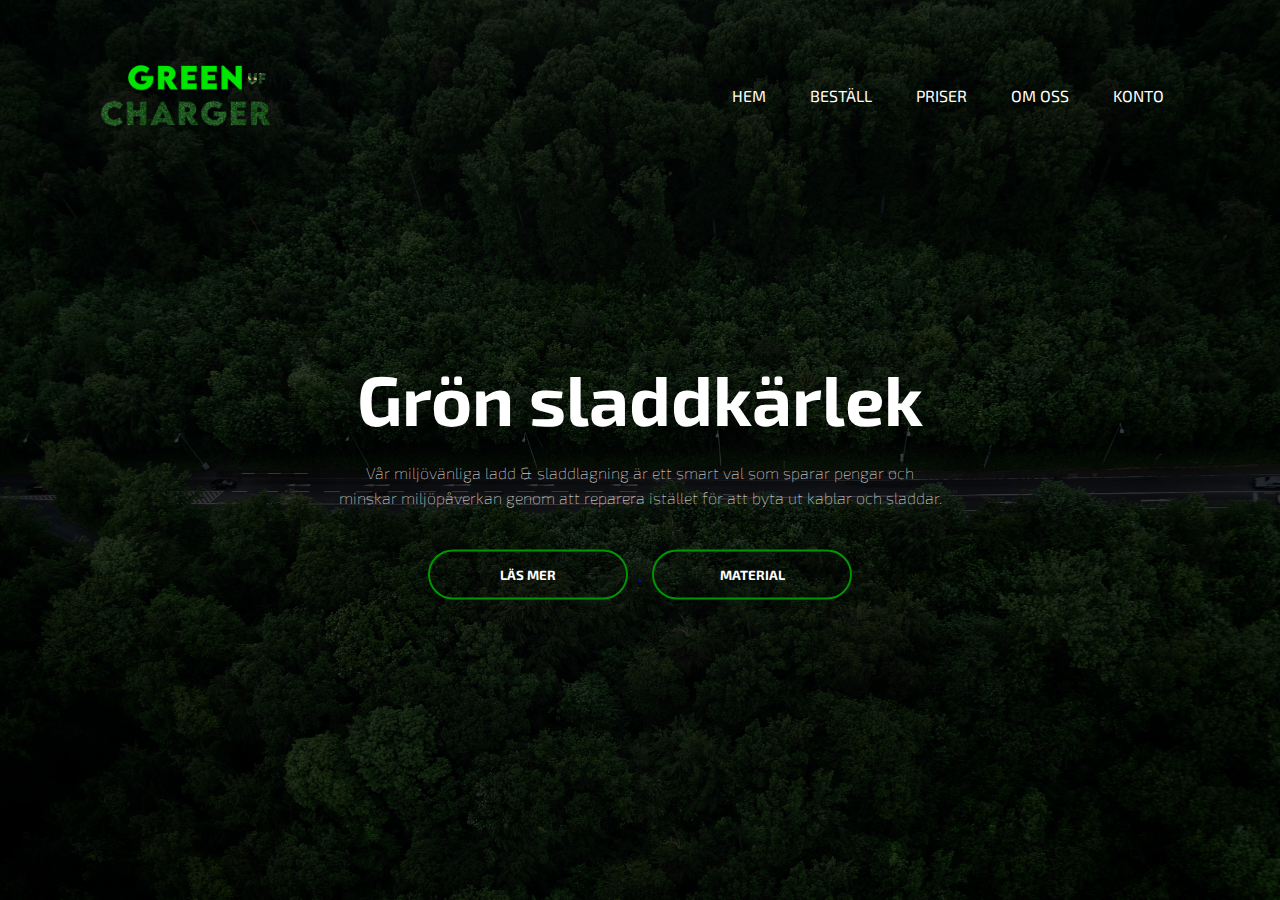
<file: index.html>
<!DOCTYPE html>
<html lang="en">
<head>
    <meta charset="UTF-8">
    <meta name="viewport" content="width=device-width, initial-scale=1.0">
    <title>GreenCharger UF</title>
    <link rel="stylesheet" href="index.css">
    <link rel="preconnect" href="https://fonts.googleapis.com">
    <link rel="preconnect" href="https://fonts.gstatic.com" crossorigin>
    <link href="https://fonts.googleapis.com/css2?family=Exo+2:wght@400;700&display=swap" rel="stylesheet">
</head>
<body>
    
    <div class="banner">
        <div class="navbar">
            <img href="index.html" class="logo" src="images/LOGOpngCharge.png">

            <ul>
                
                <li><a href="/index.html">Hem</a></li>
                <li><a href="order.html">Beställ</a></li>
                <li><a href="/pricing.html">Priser</a></li>
                <li><a href="aboutus.html">Om oss</a></li>
                <li><a href="account.html">Konto</a></li>
            </ul>

        </div>

            <div class="content">
                <h1>Grön sladdkärlek</h1>
                <p>Vår miljövänliga ladd & sladdlagning är ett smart val 
                    som sparar pengar och <br> minskar miljöpåverkan genom att reparera istället för 
                    att byta ut kablar och sladdar.</p>

            <div>
                <a href="aboutus.html">
                    <button type="button"><span></span>LÄS MER</button>
                </a>
                <a href="https://www.youtube.com/@techow" target="_blank">
                    <button type="button"><span></span>MATERIAL</button>
                </a>
            </div>

            </div>

    </div>

</body>
</html>
</file>
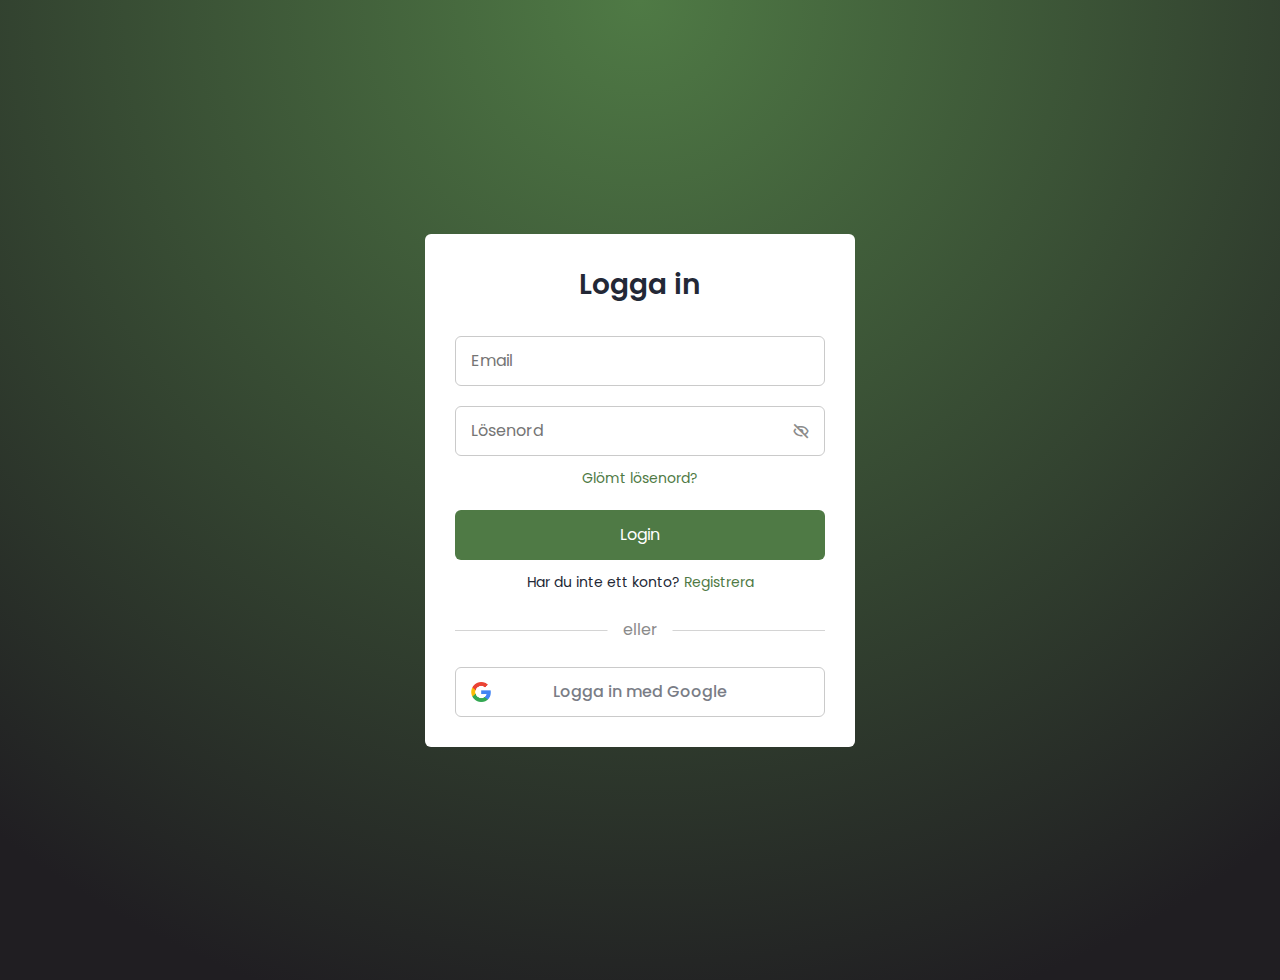
<file: login-signup.html>
<!DOCTYPE html>
    <html lang="en">
    <head>
        <meta charset="UTF-8">
        <meta http-equiv="X-UA-Compatible" content="IE=edge">
        <meta name="viewport" content="width=device-width, initial-scale=1.0">
        <title> GreenCharger UF </title>


        <link rel="stylesheet" href="/Login & Signup Form/css/style.css">
                

        <link href='https://unpkg.com/boxicons@2.1.2/css/boxicons.min.css' rel='stylesheet'>
                        
    </head>
    <body>
        <section class="container forms">
            <div class="form login">
                <div class="form-content">
                    <header>Logga in</header>
                    <form action="#">
                        <div class="field input-field">
                            <input type="email" placeholder="Email" class="input">
                        </div>

                        <div class="field input-field">
                            <input type="password" placeholder="Lösenord" class="password">
                            <i class='bx bx-hide eye-icon'></i>
                        </div>

                        <div class="form-link">
                            <a href="#" class="forgot-pass">Glömt lösenord?</a>
                        </div>

                        <div class="field button-field">
                            <button>Login</button>
                        </div>
                    </form>

                    <div class="form-link">
                        <span>Har du inte ett konto? <a href="#" class="link signup-link">Registrera</a></span>
                    </div>
                </div>

                <div class="line"></div>

            

                <div class="media-options">
                    <a href="#" class="field google">
                        <img src="images/google.png" alt="" class="google-img">
                        <span>Logga in med Google</span>
                    </a>
                </div>

            </div>

            <!-- Signup Form -->

            <div class="form signup">
                <div class="form-content">
                    <header>Registrera dig</header>
                    <form action="#">
                        <div class="field input-field">
                            <input type="email" placeholder="Email" class="input">
                        </div>

                        <div class="field input-field">
                            <input type="password" placeholder="Skapa lösenord" class="password">
                        </div>

                        <div class="field input-field">
                            <input type="password" placeholder="Bekräfta lösenord" class="password">
                            <i class='bx bx-hide eye-icon'></i>
                        </div>

                        <div class="field button-field">
                            <button>Registrera</button>
                        </div>
                    </form>

                    <div class="form-link">
                        <span>Har du redan ett konto? <a href="#" class="link login-link">Logga in</a></span>
                    </div>
                </div>

                <div class="line"></div>


                <div class="media-options">
                    <a href="#" class="field google">
                        <img src="images/google.png" alt="" class="google-img">
                        <span>Logga in med Google</span>
                    </a>
                </div>

            </div>
        </section>

        <!-- JavaScript -->
        <script src="/Login & Signup Form/js/script.js"></script>
    </body>
</html>
</file>
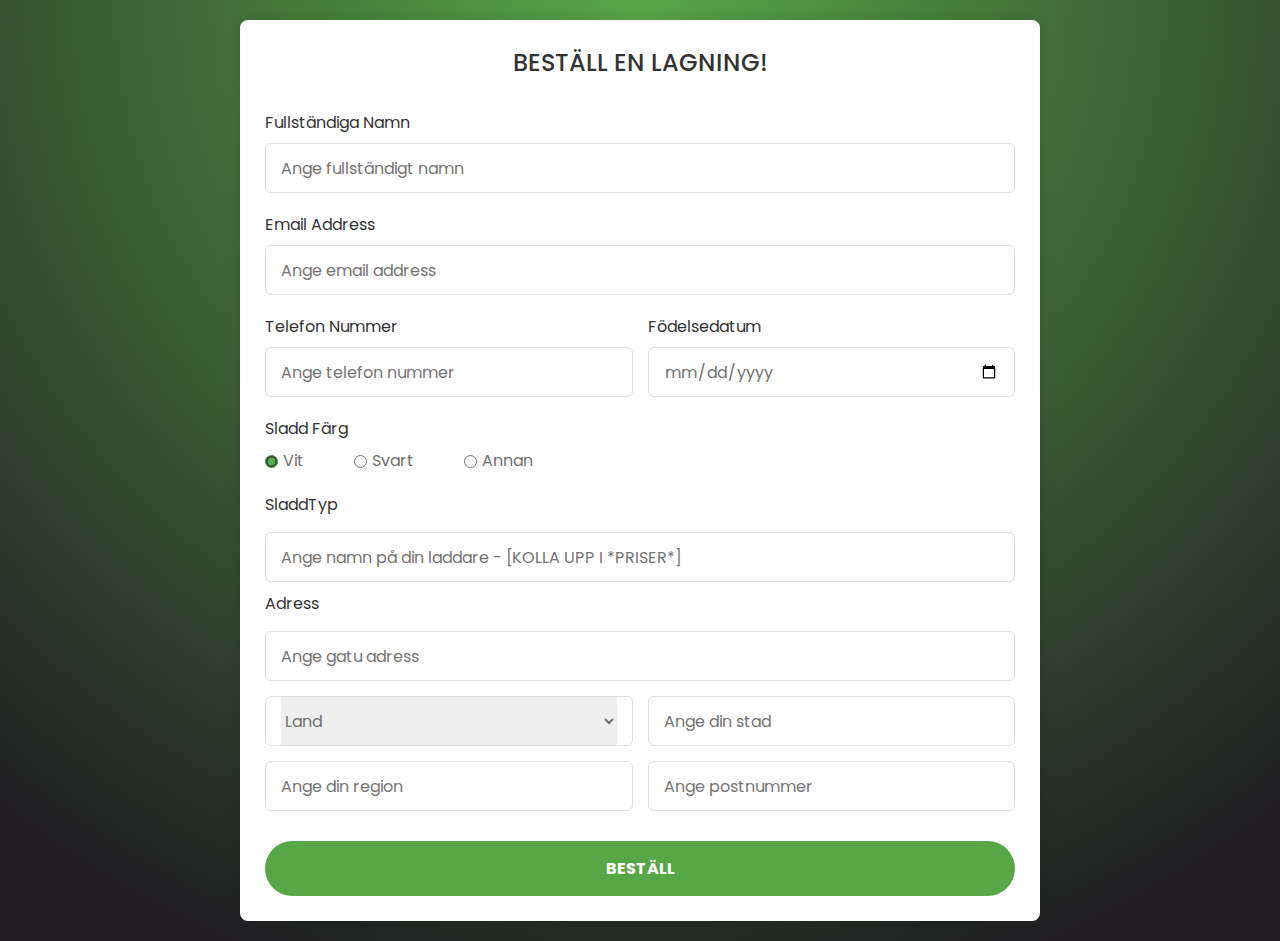
<file: order.html>
<!DOCTYPE html>

<html lang="en">
  <head>
    <meta charset="UTF-8" />
    <meta name="viewport" content="width=device-width, initial-scale=1.0" />
    <meta http-equiv="X-UA-Compatible" content="ie=edge" />
    <title>GreenCharger UF</title>

    <link rel="stylesheet" href="order.css"/>
  </head>
  <body>

    <section class="container">
      <header>BESTÄLL EN LAGNING!</header>
      <form class="form"  method="POST">
        <div class="input-box">
          <label>Fullständiga Namn</label>
          <input type="text" placeholder="Ange fullständigt namn" required />
        </div>

        <div class="input-box">
          <label>Email Address</label>
          <input type="text" placeholder="Ange email address" required />
        </div>

        <div class="column">
          <div class="input-box">
            <label>Telefon Nummer</label>
            <input type="number" placeholder="Ange telefon nummer" required />
          </div>
          <div class="input-box">
            <label>Födelsedatum</label>
            <input type="date" placeholder="Ange födelsedatum" required />
          </div>
        </div>
        <div class="gender-box">
          <h3>Sladd Färg</h3>
          <div class="gender-option">
            <div class="gender">
              <input type="radio" id="check-male" name="gender" checked />
              <label for="check-male">Vit</label>
            </div>
            
            <div class="gender">
              <input type="radio" id="check-female" name="gender" />
              <label for="check-female">Svart </label>
            </div>
            <div class="gender">
              <input type="radio" id="check-other" name="gender" />
              <label for="check-other">Annan</label>
            </div>
          </div>
          
        </div>

        <div class="input-box address">
          <label>SladdTyp</label>
          <input class="buttonmargin" type="text" placeholder="Ange namn på din laddare - [KOLLA UPP I *PRISER*]" required />
          <div>

          </div>
          <label>Adress</label>
          <input type="text" placeholder="Ange gatu adress" required />
          <div class="column">
            <div class="select-box">
              <select>
                <option hidden>Land</option>
                <option>Sverige</option>
                <option>Norge</option>
                <option>Finland</option>
                <option>Danmark</option>
              </select>
            </div>
            <input type="text" placeholder="Ange din stad" required />
          </div>
          <div class="column">
            <input type="text" placeholder="Ange din region" required />
            <input type="number" placeholder="Ange postnummer" required />
          </div>
        </div>
        <button class="submitclass"><p>BESTÄLL</p></button>
      </form>
    </section>

  </body>
</html>
</file>
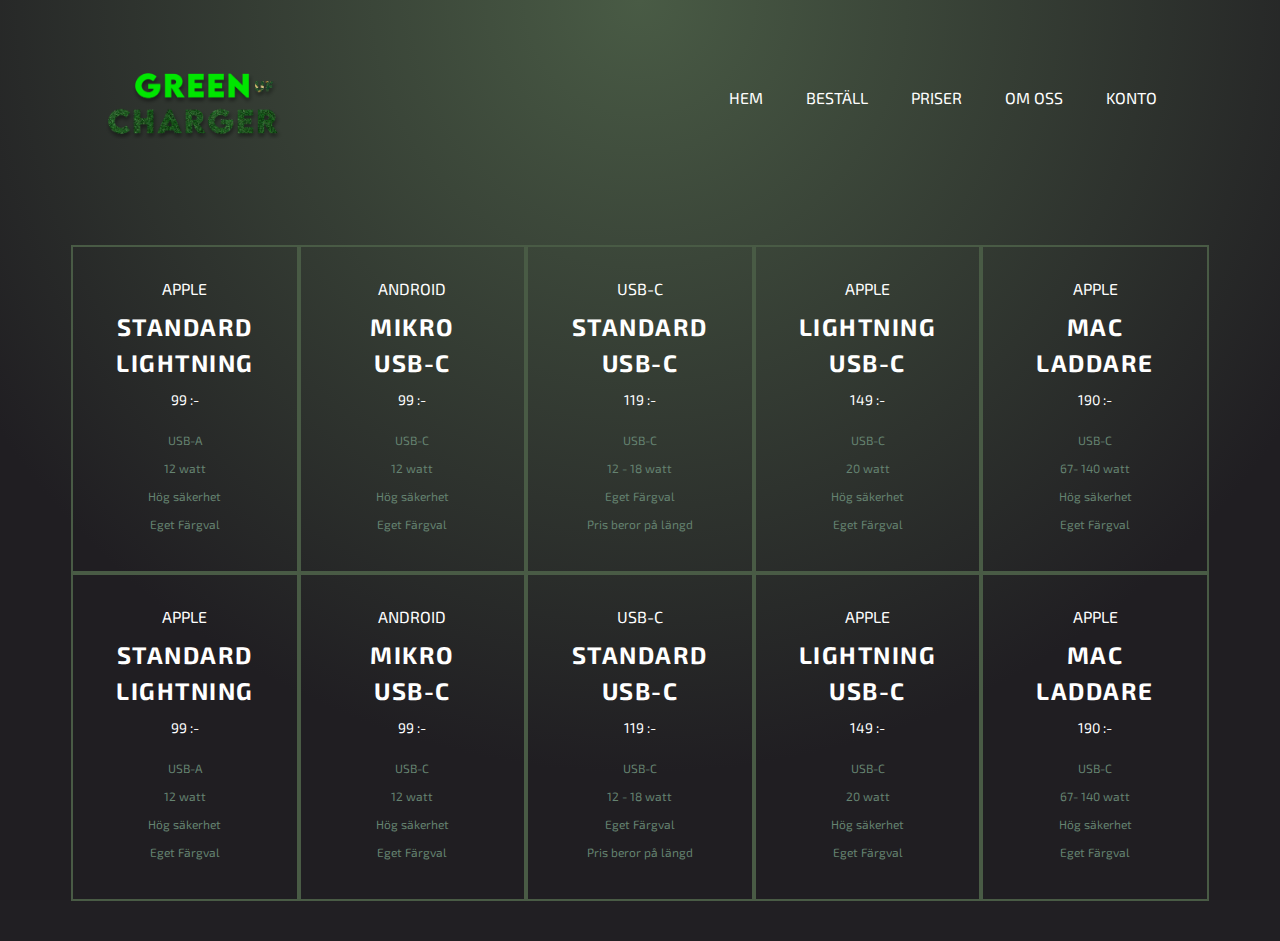
<file: pricing.html>
<!DOCTYPE html>
<html lang="en">
<head>
    <meta charset="UTF-8">
    <meta name="viewport" content="width=device-width, initial-scale=1.0">
    <title>GreenCharger UF</title>
    <link rel="stylesheet" href="/pricing.css">
    <link rel="preconnect" href="https://fonts.googleapis.com">
    <link rel="preconnect" href="https://fonts.gstatic.com" crossorigin>
    <link href="https://fonts.googleapis.com/css2?family=Exo+2:wght@400;700&display=swap" rel="stylesheet">
</head>
<body>

    <div class="navga">
        <a href="index.html">
        <img class="logo" src="/images/LOGOpngCharge.png">
        </a>
          
        <ul>
            
            <li><a href="index.html">Hem</a></li>
            <li><a href="order.html">Beställ</a></li>
            <li><a href="pricing.html">Priser</a></li>
            <li><a href="aboutus.html">Om oss</a></li>
            <li><a href="account.html">Konto</a></li>
            
        </ul>
        
      
	</div>
    
    <div  class="container group">
		<div class="grid-1-5">
			<h2>APPLE</h2>
			<h3>STANDARD
				LIGHTNING
			</h3>
			<p>99 :-</p>
			<ul>
				<li>USB-A</li>
				<li>12 watt</li>
				<li>Hög säkerhet</li>
				<li>Eget Färgval</li>
				
			</ul>
			
		</div>
		<div class="grid-1-5">
			<h2>ANDROID</h2>
			<h3>MIKRO <br> USB-C</h3>
			<p>99 :-</p>
			<ul>
				<li>USB-C</li>
				<li>12 watt</li>
				<li>Hög säkerhet</li>
				<li>Eget Färgval</li>
				
			</ul>		
			
		</div>
		<div class="grid-1-5">
			<h2>USB-C</h2>
			<h3>STANDARD <br> USB-C</h3>
			<p>119 :-</p>
			<ul>
				<li>USB-C</li>
				<li>12 - 18 watt</li>
				<li>Eget Färgval</li>
				<li>Pris beror på längd</li>
			</ul>	
					
		</div>
		<div class="grid-1-5">
			<h2>APPLE</h2>
			<h3>LIGHTNING <br> USB-C </h3>
			<p>149 :-</p>
			<ul>
				<li>USB-C</li>
				<li>20 watt</li>
				<li>Hög säkerhet</li>
				<li>Eget Färgval</li>
			</ul>	
				
		</div>
		<div class="grid-1-5">
			<h2>APPLE</h2>
			<h3><span class="uppercase">MAC <br> LADDARE</span></h3>
			<p>190 :-</p>
			<ul>
				<li>USB-C</li>
				<li>67- 140 watt</li>
				<li>Hög säkerhet</li>
				<li>Eget Färgval</li>
				
			</ul>
			
		</div>		
        
	</div>

	<div class="container group">
		<div class="grid-1-5">
			<h2>APPLE</h2>
			<h3>STANDARD
				LIGHTNING
			</h3>
			<p>99 :-</p>
			<ul>
				<li>USB-A</li>
				<li>12 watt</li>
				<li>Hög säkerhet</li>
				<li>Eget Färgval</li>
				
			</ul>
			
		</div>
		<div class="grid-1-5">
			<h2>ANDROID</h2>
			<h3>MIKRO <br> USB-C</h3>
			<p>99 :-</p>
			<ul>
				<li>USB-C</li>
				<li>12 watt</li>
				<li>Hög säkerhet</li>
				<li>Eget Färgval</li>
				
			</ul>		
			
		</div>
		<div class="grid-1-5">
			<h2>USB-C</h2>
			<h3>STANDARD <br> USB-C</h3>
			<p>119 :-</p>
			<ul>
				<li>USB-C</li>
				<li>12 - 18 watt</li>
				<li>Eget Färgval</li>
				<li>Pris beror på längd</li>
			</ul>	
					
		</div>
		<div class="grid-1-5">
			<h2>APPLE</h2>
			<h3>LIGHTNING <br> USB-C </h3>
			<p>149 :-</p>
			<ul>
				<li>USB-C</li>
				<li>20 watt</li>
				<li>Hög säkerhet</li>
				<li>Eget Färgval</li>
			</ul>	
				
		</div>
		<div class="grid-1-5">
			<h2>APPLE</h2>
			<h3><span class="uppercase">MAC <br> LADDARE</span></h3>
			<p>190 :-</p>
			<ul>
				<li>USB-C</li>
				<li>67- 140 watt</li>
				<li>Hög säkerhet</li>
				<li>Eget Färgval</li>
				
			</ul>
			
		</div>		
        
	</div>

</body>
</html>
</file>
<file: index.css>
*{
    margin: 0;
    padding: 0;
    font-family: 'Exo 2';
}

.banner {
    width: 100%;
    height: 100vh;
    background-image: 
    linear-gradient(rgba(0,0,0,0.75),rgba(0,0,0,0.75)),url(images/jaghardig.jpg);
    background-size: cover;
    background-position: center;
}

.navbar {
    width: 85%;
    margin: auto;
    padding: 35px 0;
    display: flex;
    align-items: center;
    justify-content: space-between;

}

.logo {
    width: 180px;
    cursor: pointer;
    margin-top: 25px;
}

.navbar ul li {
    list-style: none;
    display: inline-block;
    margin: 0 20px;
    position: relative;
    margin-top: 25px;
}

.navbar ul li a {
    text-decoration: none;
    color: #fff;
    text-transform: uppercase;
}

.navbar ul li::after {
    content: '';
    height: 3px;
    width: 0%;
    background-color: #009600;
    position: absolute;
    left: 0;
    bottom: -5px;
    transition: 0.3s;
    font-weight: normal;

}

.navbar ul li:hover::after {
    width: 100%;
}

.content {
    width: 100%;
    position: absolute;
    top: 50%;
    transform: translateY(-50%);
    text-align: center;
    color: #fff;
}

.content h1 {
    font-size: 70px;
    margin-top: 75px;
}

.content p {
    margin: 20px auto;
    font-weight: 100;
    line-height: 25px;
    
}

button {
    width: 200px;
    padding: 15px 0;
    text-align: center;
    margin: 20px 10px;
    border-radius: 25px;
    font-weight: bold;
    border: 2px solid #009600;
    background: transparent;
    color: white;
    cursor: pointer;
    position: relative;
    overflow: hidden;
}

span {
    background-color: #009600;
    height: 100%;
    width: 0%;
    border-radius: 25px;
    position: absolute;
    left: 0;
    bottom: 0;
    z-index: -1;
    transition: 0.3s;
}

button:hover span {
    width: 100%;
}
</file>
<file: Login & Signup Form/css/style.css>
/* Google Fonts - Poppins */
@import url('https://fonts.googleapis.com/css2?family=Poppins:wght@300;400;500;600&display=swap');

*{
    margin: 0;
    padding: 0;
    box-sizing: border-box;
    font-family: 'Poppins', sans-serif;
}

body {
    background-color: #211f23;
    background-repeat: no-repeat;
    
    filter: progid:DXImageTransform.Microsoft.gradient(gradientType=1, startColorstr='#FF53455B', endColorstr='#FF201E22');
    background-image: url('[data-uri]');
    background-size: 100%;
    background-image: -moz-radial-gradient(top, circle, #4f7a45 0%, #201e22 90%);
    background-image: -webkit-radial-gradient(top, circle, #4f7a45 0%, #201e22 90%);
    background-image: radial-gradient(circle at top, #4f7a45 0%, #201e22 90%);
    color: #fff;
    font-family: 'Lato', sans-serif;
    font-size: 100%;
    min-height: 100%;
    line-height: 1.5;
    padding: 2.5em 0;
    overflow: hidden;
  }

.container{
    height: 100vh;
    width: 100%;
    display: flex;
    align-items: center;
    justify-content: center;
    column-gap: 30px;
}
.form{
    position: absolute;
    max-width: 430px;
    width: 100%;
    padding: 30px;
    border-radius: 6px;
    background: #FFF;
}
.form.signup{
    opacity: 0;
    pointer-events: none;
}
.forms.show-signup .form.signup{
    opacity: 1;
    pointer-events: auto;
}
.forms.show-signup .form.login{
    opacity: 0;
    pointer-events: none;
}
header{
    font-size: 28px;
    font-weight: 600;
    color: #232836;
    text-align: center;
}
form{
    margin-top: 30px;
}
.form .field{
    position: relative;
    height: 50px;
    width: 100%;
    margin-top: 20px;
    border-radius: 6px;
}
.field input,
.field button{
    height: 100%;
    width: 100%;
    border: none;
    font-size: 16px;
    font-weight: 400;
    border-radius: 6px;
}
.field input{
    outline: none;
    padding: 0 15px;
    border: 1px solid#CACACA;
}
.field input:focus{
    border-bottom-width: 2px;
}
.eye-icon{
    position: absolute;
    top: 50%;
    right: 10px;
    transform: translateY(-50%);
    font-size: 18px;
    color: #8b8b8b;
    cursor: pointer;
    padding: 5px;
}
.field button{
    color: #fff;
    background-color: #4f7a45;
    transition: all 0.3s ease;
    cursor: pointer;
}
.field button:hover{
    background-color: #619455;
}
.form-link{
    text-align: center;
    margin-top: 10px;
}
.form-link span,
.form-link a{
    font-size: 14px;
    font-weight: 400;
    color: #232836;
}
.form a{
    color: #4f7a45;
    text-decoration: none;
}
.form-content a:hover{
    text-decoration: underline;
}
.line{
    position: relative;
    height: 1px;
    width: 100%;
    margin: 36px 0;
    background-color: #d4d4d4;
}
.line::before{
    content: 'eller';
    position: absolute;
    top: 50%;
    left: 50%;
    transform: translate(-50%, -50%);
    background-color: #FFF;
    color: #8b8b8b;
    padding: 0 15px;
}
.media-options a{
    display: flex;
    align-items: center;
    justify-content: center;
}
a.facebook{
    color: #fff;
    background-color: #4f7a45;
}
a.facebook .facebook-icon{
    height: 28px;
    width: 28px;
    color: #0171d3;
    font-size: 20px;
    border-radius: 50%;
    display: flex;
    align-items: center;
    justify-content: center;
    background-color: #fff;
}
.facebook-icon,
img.google-img{
    position: absolute;
    top: 50%;
    left: 15px;
    transform: translateY(-50%);
}
img.google-img{
    height: 20px;
    width: 20px;
    object-fit: cover;
}
a.google{
    border: 1px solid #CACACA;
}
a.google span{
    font-weight: 500;
    opacity: 0.6;
    color: #232836;
}

@media screen and (max-width: 400px) {
    .form{
        padding: 20px 10px;
    }
    
}

.google:hover {
    background-color: rgb(236, 236, 236);
}

.google {
    transition: all 0.3s;
}
</file>
<file: order.css>
/* Import Google font - Poppins */
@import url("https://fonts.googleapis.com/css2?family=Poppins:wght@200;300;400;500;600;700&display=swap");
* {
  margin: 0;
  padding: 0;
  box-sizing: border-box;
  font-family: "Poppins", sans-serif;
}

body {
  background-color: #211f23;
  background-repeat: no-repeat;
  
  filter: progid:DXImageTransform.Microsoft.gradient(gradientType=1, startColorstr='#FF53455B', endColorstr='#FF201E22');
  background-image: url('[data-uri]');
  background-size: 100%;
  background-image: -moz-radial-gradient(top, circle, #58a747 0%, #201e22 90%);
  background-image: -webkit-radial-gradient(top, circle, #58a747 0%, #201e22 90%);
  background-image: radial-gradient(circle at top, #58a747 0%, #201e22 90%);
  color: #fff;
  font-family: 'Lato', sans-serif;
  font-size: 100%;
  min-height: 100%;
  line-height: 1.5;
  padding: 2.5em 0;
}

.submitclass {
  border-radius: 30px;
  
}

.submitclass p {
  font-weight: bold;
}

body {
  min-height: 100vh;
  display: flex;
  align-items: center;
  justify-content: center;
  padding: 20px;
}
.container {
  position: relative;
  max-width: 800px;
  width: 100%;
  background: #fff;
  padding: 25px;
  border-radius: 8px;
  box-shadow: 0 0 15px rgba(0, 0, 0, 0.1);
}
.container header {
  font-size: 1.5rem;
  color: #333;
  font-weight: 500;
  text-align: center;
}
.container .form {
  margin-top: 30px;
}
.form .input-box {
  width: 100%;
  margin-top: 20px;
}
.input-box label {
  color: #333;
}
.form :where(.input-box input, .select-box) {
  position: relative;
  height: 50px;
  width: 100%;
  outline: none;
  font-size: 1rem;
  color: #707070;
  margin-top: 8px;
  border: 1px solid #ddd;
  border-radius: 6px;
  padding: 0 15px;
}
.input-box input:focus {
  box-shadow: 0 1px 0 rgba(0, 0, 0, 0.1);
}
.form .column {
  display: flex;
  column-gap: 15px;
}
.form .gender-box {
  margin-top: 20px;
}
.gender-box h3 {
  color: #333;
  font-size: 1rem;
  font-weight: 400;
  margin-bottom: 8px;
}
.form :where(.gender-option, .gender) {
  display: flex;
  align-items: center;
  column-gap: 50px;
  flex-wrap: wrap;
}
.form .gender {
  column-gap: 5px;
}
.gender input {
  accent-color: rgb(77, 180, 77);
}
.form :where(.gender input, .gender label) {
  cursor: pointer;
}
.gender label {
  color: #707070;
}
.address :where(input, .select-box) {
  margin-top: 15px;
}
.select-box select {
  height: 100%;
  width: 100%;
  outline: none;
  border: none;
  color: #707070;
  font-size: 1rem;
}
.form button {
  height: 55px;
  width: 100%;
  color: #fff;
  font-size: 1rem;
  font-weight: 400;
  margin-top: 30px;
  border: none;
  cursor: pointer;
  transition: all 0.2s ease;
  background: #58a747;

}
.form button:hover {
  background: #458137;
}
/*Responsive*/
@media screen and (max-width: 500px) {
  .form .column {
    flex-wrap: wrap;
  }
  .form :where(.gender-option, .gender) {
    row-gap: 15px;
  }
}

.adress-text {
  padding-top: 150px;
}

.buttonmargin {
  margin-bottom: 10px;
}

.logga {
  height: 70px;
  display: flex;
}
</file>
<file: pricing.css>
@import url(https://fonts.googleapis.com/css?family=Lato:400,700,900);
html {
  box-sizing: border-box;
  height: 100%;
}

*{
    font-family: 'Exo 2';
}

.navga {
    width: 85%;
    margin: auto;
    padding-bottom: 100px;
    margin-top: 20px;
    display: flex;
    align-items: center;
    justify-content: space-between;

}

.logo {
    width: 180px;
    cursor: pointer;
    
}

.navga ul li {
    list-style: none;
    display: inline-block;
    margin: 0 20px;
    position: relative;
}

.navga ul li a {
    text-decoration: none;
    color: rgb(255, 255, 255);
    text-transform: uppercase;
    font-size: 16px;
}

.navga ul li::after {
    content: '';
    height: 3px;
    width: 0%;
    background-color: #009600;
    position: absolute;
    left: 0;
    bottom: -5px;
    transition: 0.3s;
    font-weight: normal;

}

.navga ul li:hover::after {
    width: 100%;
}

*, *:before, *:after {
  box-sizing: inherit;
}

body {
  background-color: #211f23;
  background-repeat: no-repeat;
  
  filter: progid:DXImageTransform.Microsoft.gradient(gradientType=1, startColorstr='#FF53455B', endColorstr='#FF201E22');
  background-image: url('[data-uri]');
  background-size: 100%;
  background-image: -moz-radial-gradient(top, circle, #495b45 0%, #201e22 70%);
  background-image: -webkit-radial-gradient(top, circle, #495b45 0%, #201e22 70%);
  background-image: radial-gradient(circle at top, #495b45 0%, #201e22 70%);
  color: #fff;
  font-family: 'Lato', sans-serif;
  font-size: 100%;
  min-height: 100%;
  line-height: 1.5;
  padding: 2.5em 0;
  overflow: hidden;
}

.container {
  margin: 0 auto;
  width: 90%;
  max-width: 1200px;
}

.group:after {
  content: "";
  display: table;
  clear: both;
}

.grid-1-5 {
  border: 2px solid #495b45;
  min-height: 300px;
  padding: 1.25em;
  position: relative;
  text-align: center;
  padding-top: 30px;
  transition: all .2s ease-in-out;
}
@media screen and (min-width: 700px) {
  .grid-1-5 {
    float: left;
    width: 50%;
  }
  .grid-1-5:nth-child(odd) {
    clear: left;
  }
}
@media screen and (min-width: 800px) {
  .grid-1-5 {
    width: 33.3333333%;
  }
  .grid-1-5:nth-child(3n+1) {
    clear: left;
  }
  .grid-1-5:nth-child(odd) {
    clear: none;
  }
}
@media screen and (min-width: 1120px) {
  .grid-1-5 {
    width: 20%;
  }
  .grid-1-5:nth-child(odd), .grid-1-5:nth-child(3n+1) {
    clear: none;
  }
}

.grid-1-5:hover {
  background-color: #495b45;
 
  filter: progid:DXImageTransform.Microsoft.gradient(gradientType=0, startColorstr='#FF53455B', endColorstr='#FF201D22');
  background-image: url('[data-uri]');
  background-size: 100%;
  background-image: -webkit-gradient(linear, 50% 0%, 50% 100%, color-stop(0%, #53455b), color-stop(100%, #201d22));
  background-image: -moz-linear-gradient(top, #495b45 0%, #201d22 100%);
  background-image: -webkit-linear-gradient(top, #495b45 0%, #201d22 100%);
  background-image: linear-gradient(to bottom, #495b45 0%, #201d22 100%);
  border-top: 2px solid #009600;
  border-bottom: 2px solid #009600;
  box-shadow: 0px 0px 10px 0px #323232;
  transform: scale(1.025);
  z-index: 2;
}
.grid-1-5:hover:before, .grid-1-5:hover:after {
  content: "";
  position: absolute;
  background-color: #009600;
  
  filter: progid:DXImageTransform.Microsoft.gradient(gradientType=0, startColorstr='#FFF67D35', endColorstr='#FFFF4F68');
  background-image: url('[data-uri]');
  background-size: 100%;
  background-image: -webkit-gradient(linear, 50% 0%, 50% 100%, color-stop(0%, #009600), color-stop(100%, #01c301));
  background-image: -moz-linear-gradient(top, #009600 0%, #01c301 100%);
  background-image: -webkit-linear-gradient(top, #009600 0%, #01c301 100%);
  background-image: linear-gradient(to bottom, #009600 0%, #01c301 100%);
  top: -2px;
  bottom: -2px;
  width: 2px;
}
.grid-1-5:hover:before {
  left: -2px;
}
.grid-1-5:hover:after {
  right: -2px;
}
.grid-1-5:hover .button {
  background-color: #009600;

  filter: progid:DXImageTransform.Microsoft.gradient(gradientType=1, startColorstr='#FFEE7A36', endColorstr='#FFEB495D');
  background-image: url('[data-uri]');
  background-size: 100%;
  background-image: -webkit-gradient(linear, 0% 50%, 100% 50%, color-stop(0%, #009600), color-stop(100%, #01c301));
  background-image: -moz-linear-gradient(left, #009600 0%, #01c301 100%);
  background-image: -webkit-linear-gradient(left, #009600 0%, #01c301 100%);
  background-image: linear-gradient(to right, #009600 0%, #01c301 100%);
}

h2, h3, p, ul {
  margin: 0;
}

h2 {
  font-size: 1em;
  font-weight: 400;
  margin: 0 0 0.5em;
}

h3 {
  font-size: 1.5em;
  letter-spacing: 0.0625em;
  margin: 0 0 0.3333333333333333em;
}

p {
  font-size: 0.875em;
}

p, ul {
  margin: 0 0 1.5em;
}

ul {
  color: #658371;
  font-size: 0.75em;
  list-style-type: none;
  padding: 0;
}
ul li {
  margin: 0 0 0.8333333333333333em;
}

.button {
  background-color: #495b45;
  border-radius: 20px;
  color: #fff;
  font-size: 1em;
  font-weight: 700;
  padding: 0.75em 1.5em;
  position: absolute;
  bottom: 1.25em;
  left: 50%;
  margin-left: -60px;
  text-decoration: none;
  width: 120px;
}

.uppercase, .button, h2 {
  text-transform: uppercase;
}

sup, .small {
  font-size: 0.6125em;
}
</file>
